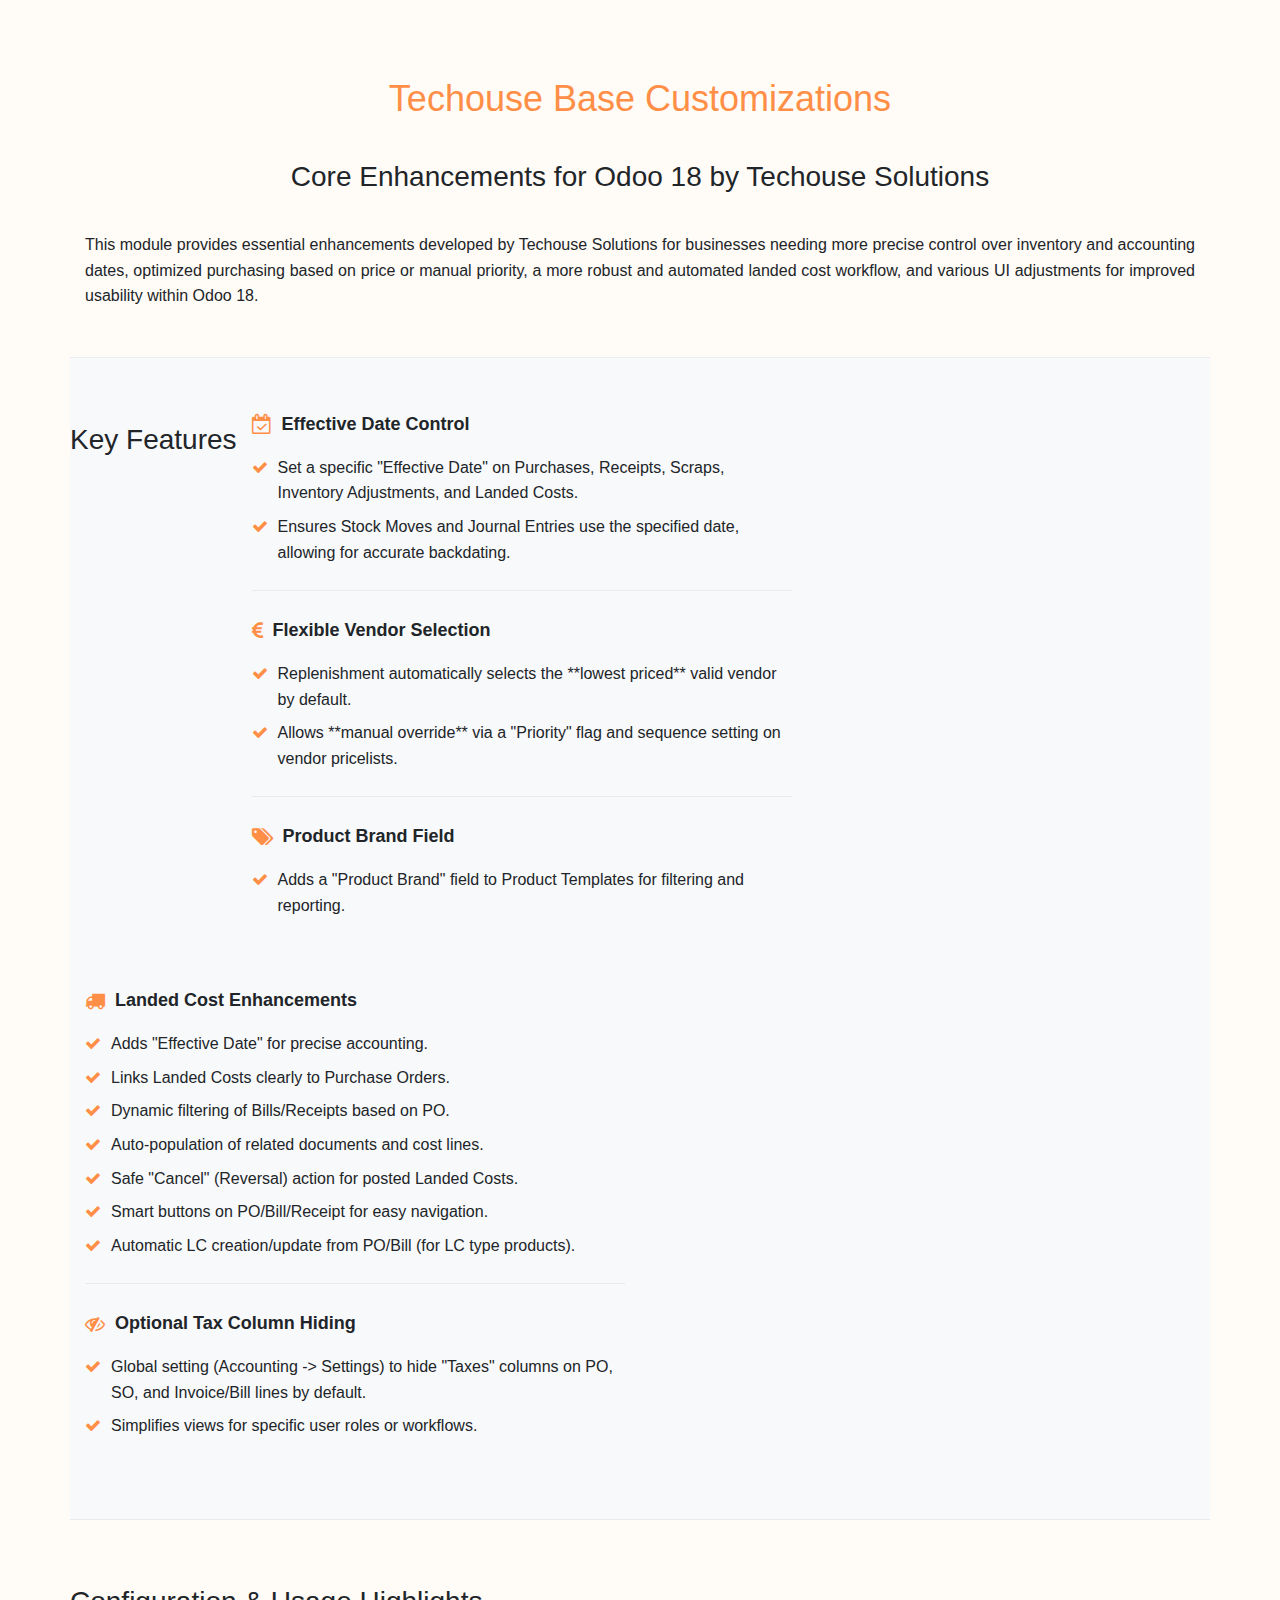
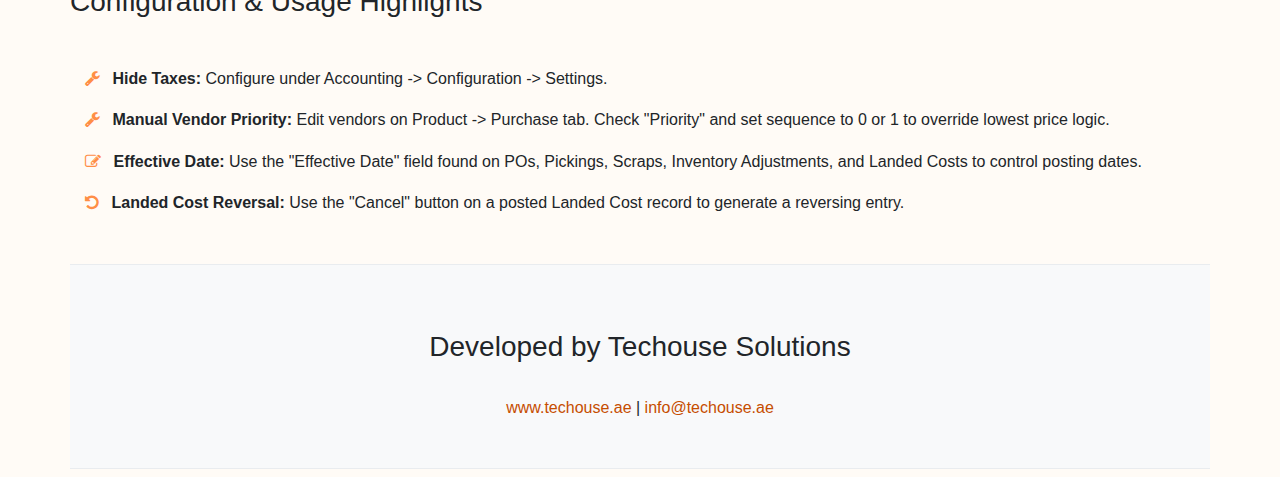
<file: ths_base/static/description/index.html>
<!DOCTYPE html>
<html lang="en">
<head>
    <meta charset="UTF-8">
    <meta name="viewport" content="width=device-width, initial-scale=1.0">
    <title>Techouse Base Customizations</title>
    <link rel="stylesheet" href="https://cdnjs.cloudflare.com/ajax/libs/font-awesome/4.7.0/css/font-awesome.min.css">

    <style>
        /* Techouse Theme Colors */
        :root {
            --techouse-primary: #FF8E46;
            --techouse-secondary: #FFDCC6;
            --techouse-text: #212529;
            --techouse-link: #c64d00;
            --techouse-bg: #FFFBF6;
            --techouse-dark-section-bg: #F8F9FA; /* Using neutral light grey */
            --techouse-border: #E9ECEF; /* Using neutral border */
        }

        /* Basic styles */
        body {
            font-family: 'Roboto', sans-serif; /* Consider adding a font link if needed */
            line-height: 1.6;
            color: var(--techouse-text);
            background-color: var(--techouse-bg); /* Set main background */
        }
        .oe_container { padding-right: 15px; padding-left: 15px; margin-right: auto; margin-left: auto; box-sizing: border-box; width: 100%; max-width: 1140px; }
        .oe_row { display: flex; flex-wrap: wrap; margin-right: -15px; margin-left: -15px; box-sizing: border-box; }
        .oe_spaced { padding-top: 32px; padding-bottom: 32px; }
        .oe_slogan { text-align: center; margin-bottom: 10px; font-size: 24px; color: var(--techouse-text); font-weight: 300; }
        h2.oe_slogan { font-size: 36px; margin-bottom: 20px; font-weight: 500; color: var(--techouse-primary); } /* Use primary for main slogan */
        h3.oe_slogan { font-size: 28px; margin-bottom: 25px; font-weight: 400; color: var(--techouse-text); }
        .oe_span12, .oe_span6 { position: relative; min-height: 1px; padding-right: 15px; padding-left: 15px; box-sizing: border-box; }
        .oe_span12 { width: 100%; }
        .oe_span6 { width: 50%; float: left; }
        .text-center { text-align: center; }
        .text-justify { text-align: justify; }
        .text-primary { color: var(--techouse-primary) !important; } /* Use primary color */
        .oe_mt16 { margin-top: 16px !important; }
        .oe_mt32 { margin-top: 32px !important; }
        .mb32 { margin-bottom: 32px !important; }
        .list-unstyled { padding-left: 0; list-style: none; }
        .list-unstyled li { margin-bottom: 8px; display: flex; align-items: flex-start; }
        .list-unstyled li .fa { margin-right: 10px; margin-top: 4px; color: var(--techouse-primary); } /* Use primary for icons */
        hr { margin-top: 25px; margin-bottom: 25px; border: 0; border-top: 1px solid var(--techouse-border); }
        .oe_row::after { content: ""; display: table; clear: both; }
        .oe_dark { background-color: var(--techouse-dark-section-bg); border-top: 1px solid var(--techouse-border); border-bottom: 1px solid var(--techouse-border); }
        .fa { margin-right: 8px; }
        a { color: var(--techouse-link); text-decoration: none; }
        a:hover { color: darken(var(--techouse-link), 10%); text-decoration: underline; } /* Basic darken effect */
        h4 { font-size: 18px; margin-top: 20px; margin-bottom: 10px; display: flex; align-items: center; color: var(--techouse-text); }
        h4 .fa { font-size: 20px; margin-right: 10px; color: var(--techouse-primary); } /* Use primary for heading icons */

        /* Responsive adjustments */
        @media (max-width: 768px) {
            .oe_span6 { width: 100%; float: none; margin-bottom: 20px; }
            h2.oe_slogan { font-size: 30px; }
            h3.oe_slogan { font-size: 24px; }
        }
    </style>
</head>
<body>
<section class="oe_container">
    <div class="oe_row oe_spaced">
        <div class="oe_span12 text-center">
            <h2 class="oe_slogan">Techouse Base Customizations</h2>
            <h3 class="oe_slogan">Core Enhancements for Odoo 18 by Techouse Solutions</h3>
            <p class="oe_mt32 text-justify">
                This module provides essential enhancements developed by Techouse Solutions for businesses needing more
                precise control over inventory and accounting dates, optimized purchasing based on price or manual
                priority, a more robust and automated landed cost workflow, and various UI adjustments for improved
                usability within Odoo 18.
            </p>
        </div>
    </div>
</section>

<section class="oe_container oe_dark">
    <div class="oe_row oe_spaced">
        <h3 class="oe_slogan" style="color: var(--techouse-text);">Key Features</h3>
        <div class="oe_span6 mt32 mb32">
            <h4><i class="fa fa-calendar-check-o"></i> Effective Date Control</h4>
            <ul class="list-unstyled">
                <li><i class="fa fa-check text-primary"></i> Set a specific "Effective Date" on Purchases, Receipts,
                    Scraps, Inventory Adjustments, and Landed Costs.
                </li>
                <li><i class="fa fa-check text-primary"></i> Ensures Stock Moves and Journal Entries use the specified
                    date, allowing for accurate backdating.
                </li>
            </ul>
            <hr/>
            <h4><i class="fa fa-eur"></i> Flexible Vendor Selection</h4>
            <ul class="list-unstyled">
                <li><i class="fa fa-check text-primary"></i> Replenishment automatically selects the **lowest priced**
                    valid vendor by default.
                </li>
                <li><i class="fa fa-check text-primary"></i> Allows **manual override** via a "Priority" flag and
                    sequence setting on vendor pricelists.
                </li>
            </ul>
            <hr/>
            <h4><i class="fa fa-tags"></i> Product Brand Field</h4>
            <ul class="list-unstyled">
                <li><i class="fa fa-check text-primary"></i> Adds a "Product Brand" field to Product Templates for
                    filtering and reporting.
                </li>
            </ul>
        </div>
        <div class="oe_span6 mt32 mb32">
            <h4><i class="fa fa-truck"></i> Landed Cost Enhancements</h4>
            <ul class="list-unstyled">
                <li><i class="fa fa-check text-primary"></i> Adds "Effective Date" for precise accounting.</li>
                <li><i class="fa fa-check text-primary"></i> Links Landed Costs clearly to Purchase Orders.</li>
                <li><i class="fa fa-check text-primary"></i> Dynamic filtering of Bills/Receipts based on PO.</li>
                <li><i class="fa fa-check text-primary"></i> Auto-population of related documents and cost lines.</li>
                <li><i class="fa fa-check text-primary"></i> Safe "Cancel" (Reversal) action for posted Landed Costs.
                </li>
                <li><i class="fa fa-check text-primary"></i> Smart buttons on PO/Bill/Receipt for easy navigation.</li>
                <li><i class="fa fa-check text-primary"></i> Automatic LC creation/update from PO/Bill (for LC type
                    products).
                </li>
            </ul>
            <hr/>
            <h4><i class="fa fa-eye-slash"></i> Optional Tax Column Hiding</h4>
            <ul class="list-unstyled">
                <li><i class="fa fa-check text-primary"></i> Global setting (Accounting -> Settings) to hide "Taxes"
                    columns on PO, SO, and Invoice/Bill lines by default.
                </li>
                <li><i class="fa fa-check text-primary"></i> Simplifies views for specific user roles or workflows.</li>
            </ul>
        </div>
    </div>
</section>

<section class="oe_container">
    <div class="oe_row oe_spaced">
        <h3 class="oe_slogan" style="color: var(--techouse-text);">Configuration & Usage Highlights</h3>
        <div class="oe_span12">
            <p class="oe_mt16">
                <i class="fa fa-wrench" style="color: var(--techouse-primary);"></i> <b>Hide Taxes:</b> Configure under
                Accounting -> Configuration -> Settings.
            </p>
            <p class="oe_mt16">
                <i class="fa fa-wrench" style="color: var(--techouse-primary);"></i> <b>Manual Vendor Priority:</b> Edit
                vendors on Product -> Purchase tab. Check "Priority" and set sequence to 0 or 1 to override lowest price
                logic.
            </p>
            <p class="oe_mt16">
                <i class="fa fa-pencil-square-o" style="color: var(--techouse-primary);"></i> <b>Effective Date:</b> Use
                the "Effective Date" field found on POs, Pickings, Scraps, Inventory Adjustments, and Landed Costs to
                control posting dates.
            </p>
            <p class="oe_mt16">
                <i class="fa fa-undo" style="color: var(--techouse-primary);"></i> <b>Landed Cost Reversal:</b> Use the
                "Cancel" button on a posted Landed Cost record to generate a reversing entry.
            </p>
        </div>
    </div>
</section>

<section class="oe_container oe_dark">
    <div class="oe_row oe_spaced">
        <div class="oe_span12 text-center">
            <h3 class="oe_slogan">Developed by Techouse Solutions</h3>
            <p>
                <a href="https://www.techouse.ae" target="_blank">www.techouse.ae</a> | <a
                    href="mailto:info@techouse.ae">info@techouse.ae</a>
            </p>
        </div>
    </div>
</section>
</body>
</html>
</file>
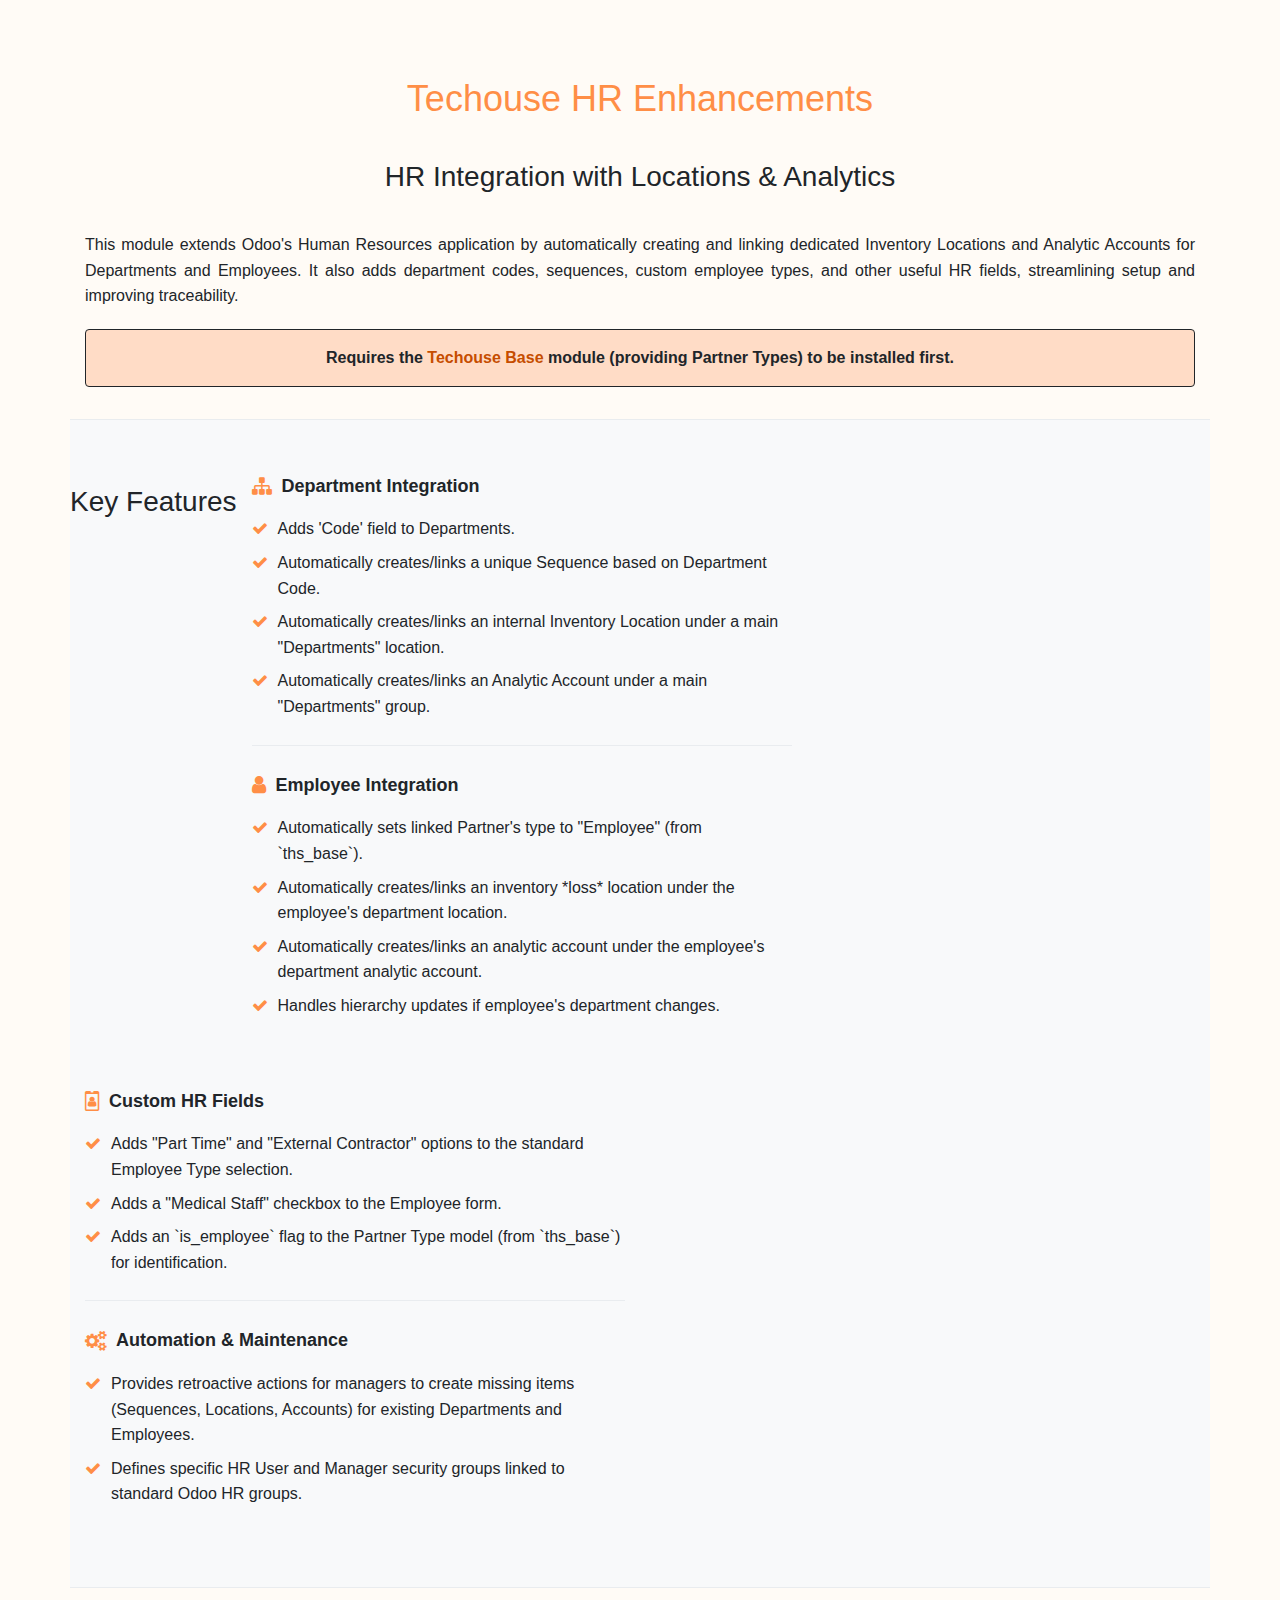
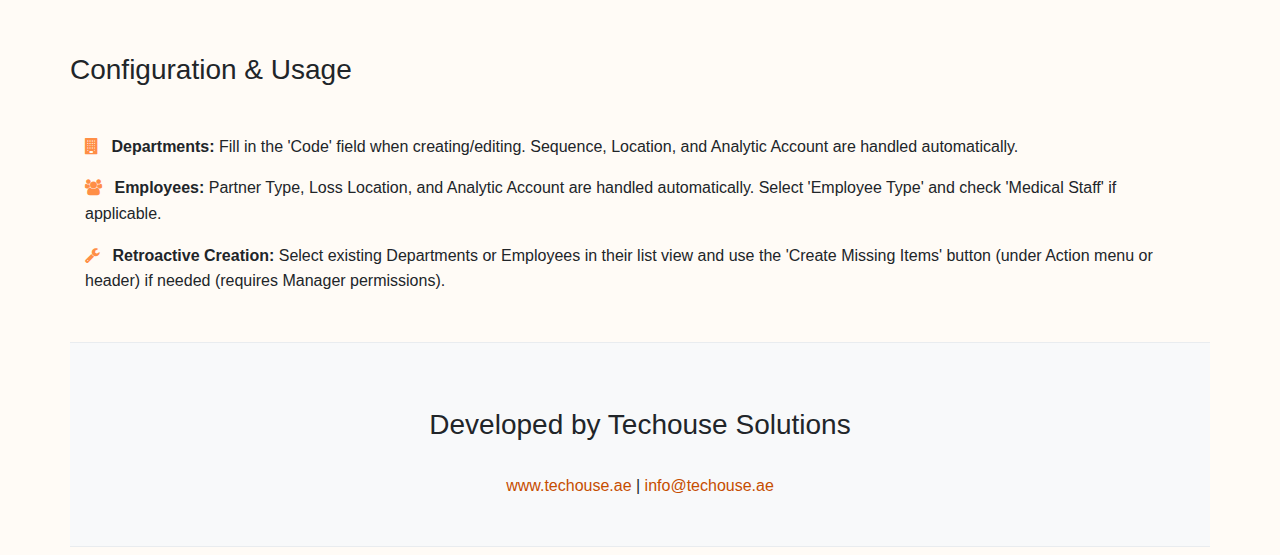
<file: ths_hr/static/description/index.html>
<!DOCTYPE html>
<html lang="en">
<head>
    <meta charset="UTF-8">
    <meta name="viewport" content="width=device-width, initial-scale=1.0">
    <title>Techouse HR Enhancements</title>
    <link rel="stylesheet" href="https://cdnjs.cloudflare.com/ajax/libs/font-awesome/4.7.0/css/font-awesome.min.css">

    <style>
        /* Techouse Theme Colors */
        :root {
            --techouse-primary: #FF8E46;
            --techouse-secondary: #FFDCC6;
            --techouse-text: #212529;
            --techouse-link: #c64d00;
            --techouse-bg: #FFFBF6;
            --techouse-dark-section-bg: #F8F9FA; /* Using neutral light grey */
            --techouse-border: #E9ECEF; /* Using neutral border */
        }

        /* Basic styles */
        body {
            font-family: 'Roboto', sans-serif; /* Consider adding a font link if needed */
            line-height: 1.6;
            color: var(--techouse-text);
            background-color: var(--techouse-bg); /* Set main background */
        }
        .oe_container { padding-right: 15px; padding-left: 15px; margin-right: auto; margin-left: auto; box-sizing: border-box; width: 100%; max-width: 1140px; }
        .oe_row { display: flex; flex-wrap: wrap; margin-right: -15px; margin-left: -15px; box-sizing: border-box; }
        .oe_spaced { padding-top: 32px; padding-bottom: 32px; }
        .oe_slogan { text-align: center; margin-bottom: 10px; font-size: 24px; color: var(--techouse-text); font-weight: 300; }
        h2.oe_slogan { font-size: 36px; margin-bottom: 20px; font-weight: 500; color: var(--techouse-primary); } /* Use primary for main slogan */
        h3.oe_slogan { font-size: 28px; margin-bottom: 25px; font-weight: 400; color: var(--techouse-text); }
        .oe_span12, .oe_span6 { position: relative; min-height: 1px; padding-right: 15px; padding-left: 15px; box-sizing: border-box; }
        .oe_span12 { width: 100%; }
        .oe_span6 { width: 50%; float: left; }
        .text-center { text-align: center; }
        .text-justify { text-align: justify; }
        .text-primary { color: var(--techouse-primary) !important; } /* Use primary color */
        .oe_mt16 { margin-top: 16px !important; }
        .oe_mt32 { margin-top: 32px !important; }
        .mb32 { margin-bottom: 32px !important; }
        .list-unstyled { padding-left: 0; list-style: none; }
        .list-unstyled li { margin-bottom: 8px; display: flex; align-items: flex-start; }
        .list-unstyled li .fa { margin-right: 10px; margin-top: 4px; color: var(--techouse-primary); } /* Use primary for icons */
        hr { margin-top: 25px; margin-bottom: 25px; border: 0; border-top: 1px solid var(--techouse-border); }
        .oe_row::after { content: ""; display: table; clear: both; }
        .oe_dark { background-color: var(--techouse-dark-section-bg); border-top: 1px solid var(--techouse-border); border-bottom: 1px solid var(--techouse-border); }
        .fa { margin-right: 8px; }
        a { color: var(--techouse-link); text-decoration: none; }
        a:hover { color: darken(var(--techouse-link), 10%); text-decoration: underline; } /* Basic darken effect */
        h4 { font-size: 18px; margin-top: 20px; margin-bottom: 10px; display: flex; align-items: center; color: var(--techouse-text); }
        h4 .fa { font-size: 20px; margin-right: 10px; color: var(--techouse-primary); } /* Use primary for heading icons */
        .alert { padding: 15px; margin-top: 20px; border: 1px solid transparent; border-radius: 4px; }
        .alert-warning { background-color: var(--techouse-secondary); border-color: darken(var(--techouse-secondary), 10%); color: var(--techouse-text); } /* Use secondary color for warning */

        /* Responsive adjustments */
        @media (max-width: 768px) {
            .oe_span6 { width: 100%; float: none; margin-bottom: 20px; }
            h2.oe_slogan { font-size: 30px; }
            h3.oe_slogan { font-size: 24px; }
        }
    </style>
</head>
<body>
<section class="oe_container">
    <div class="oe_row oe_spaced">
        <div class="oe_span12 text-center">
            <h2 class="oe_slogan">Techouse HR Enhancements</h2>
            <h3 class="oe_slogan">HR Integration with Locations & Analytics</h3>
            <p class="oe_mt32 text-justify">
                This module extends Odoo's Human Resources application by automatically creating and linking dedicated
                Inventory Locations and Analytic Accounts for Departments and Employees. It also adds department codes,
                sequences, custom employee types, and other useful HR fields, streamlining setup and improving
                traceability.
            </p>
            <div class="alert alert-warning">
                <strong>Requires the <a href="[LINK_TO_THS_BASE_IF_APPLICABLE]" target="_blank">Techouse Base</a> module
                    (providing Partner Types) to be installed first.</strong>
            </div>
        </div>
    </div>
</section>

<section class="oe_container oe_dark">
    <div class="oe_row oe_spaced">
        <h3 class="oe_slogan" style="color: var(--techouse-text);">Key Features</h3>
        <div class="oe_span6 mt32 mb32">
            <h4><i class="fa fa-sitemap"></i> Department Integration</h4>
            <ul class="list-unstyled">
                <li><i class="fa fa-check text-primary"></i> Adds 'Code' field to Departments.</li>
                <li><i class="fa fa-check text-primary"></i> Automatically creates/links a unique Sequence based on
                    Department Code.
                </li>
                <li><i class="fa fa-check text-primary"></i> Automatically creates/links an internal Inventory Location
                    under a main "Departments" location.
                </li>
                <li><i class="fa fa-check text-primary"></i> Automatically creates/links an Analytic Account under a
                    main "Departments" group.
                </li>
            </ul>
            <hr/>
            <h4><i class="fa fa-user"></i> Employee Integration</h4>
            <ul class="list-unstyled">
                <li><i class="fa fa-check text-primary"></i> Automatically sets linked Partner's type to "Employee"
                    (from `ths_base`).
                </li>
                <li><i class="fa fa-check text-primary"></i> Automatically creates/links an inventory *loss* location
                    under the employee's department location.
                </li>
                <li><i class="fa fa-check text-primary"></i> Automatically creates/links an analytic account under the
                    employee's department analytic account.
                </li>
                <li><i class="fa fa-check text-primary"></i> Handles hierarchy updates if employee's department changes.
                </li>
            </ul>

        </div>
        <div class="oe_span6 mt32 mb32">
            <h4><i class="fa fa-id-badge"></i> Custom HR Fields</h4>
            <ul class="list-unstyled">
                <li><i class="fa fa-check text-primary"></i> Adds "Part Time" and "External Contractor" options to the
                    standard Employee Type selection.
                </li>
                <li><i class="fa fa-check text-primary"></i> Adds a "Medical Staff" checkbox to the Employee form.</li>
                <li><i class="fa fa-check text-primary"></i> Adds an `is_employee` flag to the Partner Type model (from
                    `ths_base`) for identification.
                </li>
            </ul>
            <hr/>
            <h4><i class="fa fa-cogs"></i> Automation & Maintenance</h4>
            <ul class="list-unstyled">
                <li><i class="fa fa-check text-primary"></i> Provides retroactive actions for managers to create missing
                    items (Sequences, Locations, Accounts) for existing Departments and Employees.
                </li>
                <li><i class="fa fa-check text-primary"></i> Defines specific HR User and Manager security groups linked
                    to standard Odoo HR groups.
                </li>
            </ul>
        </div>
    </div>
</section>

<section class="oe_container">
    <div class="oe_row oe_spaced">
        <h3 class="oe_slogan" style="color: var(--techouse-text);">Configuration & Usage</h3>
        <div class="oe_span12">
            <p class="oe_mt16">
                <i class="fa fa-building" style="color: var(--techouse-primary);"></i> <b>Departments:</b> Fill in the
                'Code' field when creating/editing. Sequence, Location, and Analytic Account are handled automatically.
            </p>
            <p class="oe_mt16">
                <i class="fa fa-users" style="color: var(--techouse-primary);"></i> <b>Employees:</b> Partner Type, Loss
                Location, and Analytic Account are handled automatically. Select 'Employee Type' and check 'Medical
                Staff' if applicable.
            </p>
            <p class="oe_mt16">
                <i class="fa fa-wrench" style="color: var(--techouse-primary);"></i> <b>Retroactive Creation:</b> Select
                existing Departments or Employees in their list view and use the 'Create Missing Items' button (under
                Action menu or header) if needed (requires Manager permissions).
            </p>
        </div>
    </div>
</section>

<section class="oe_container oe_dark">
    <div class="oe_row oe_spaced">
        <div class="oe_span12 text-center">
            <h3 class="oe_slogan">Developed by Techouse Solutions</h3>
            <p>
                <a href="https://www.techouse.ae" target="_blank">www.techouse.ae</a> | <a
                    href="mailto:info@techouse.ae">info@techouse.ae</a>
            </p>
        </div>
    </div>
</section>
</body>
</html>
</file>
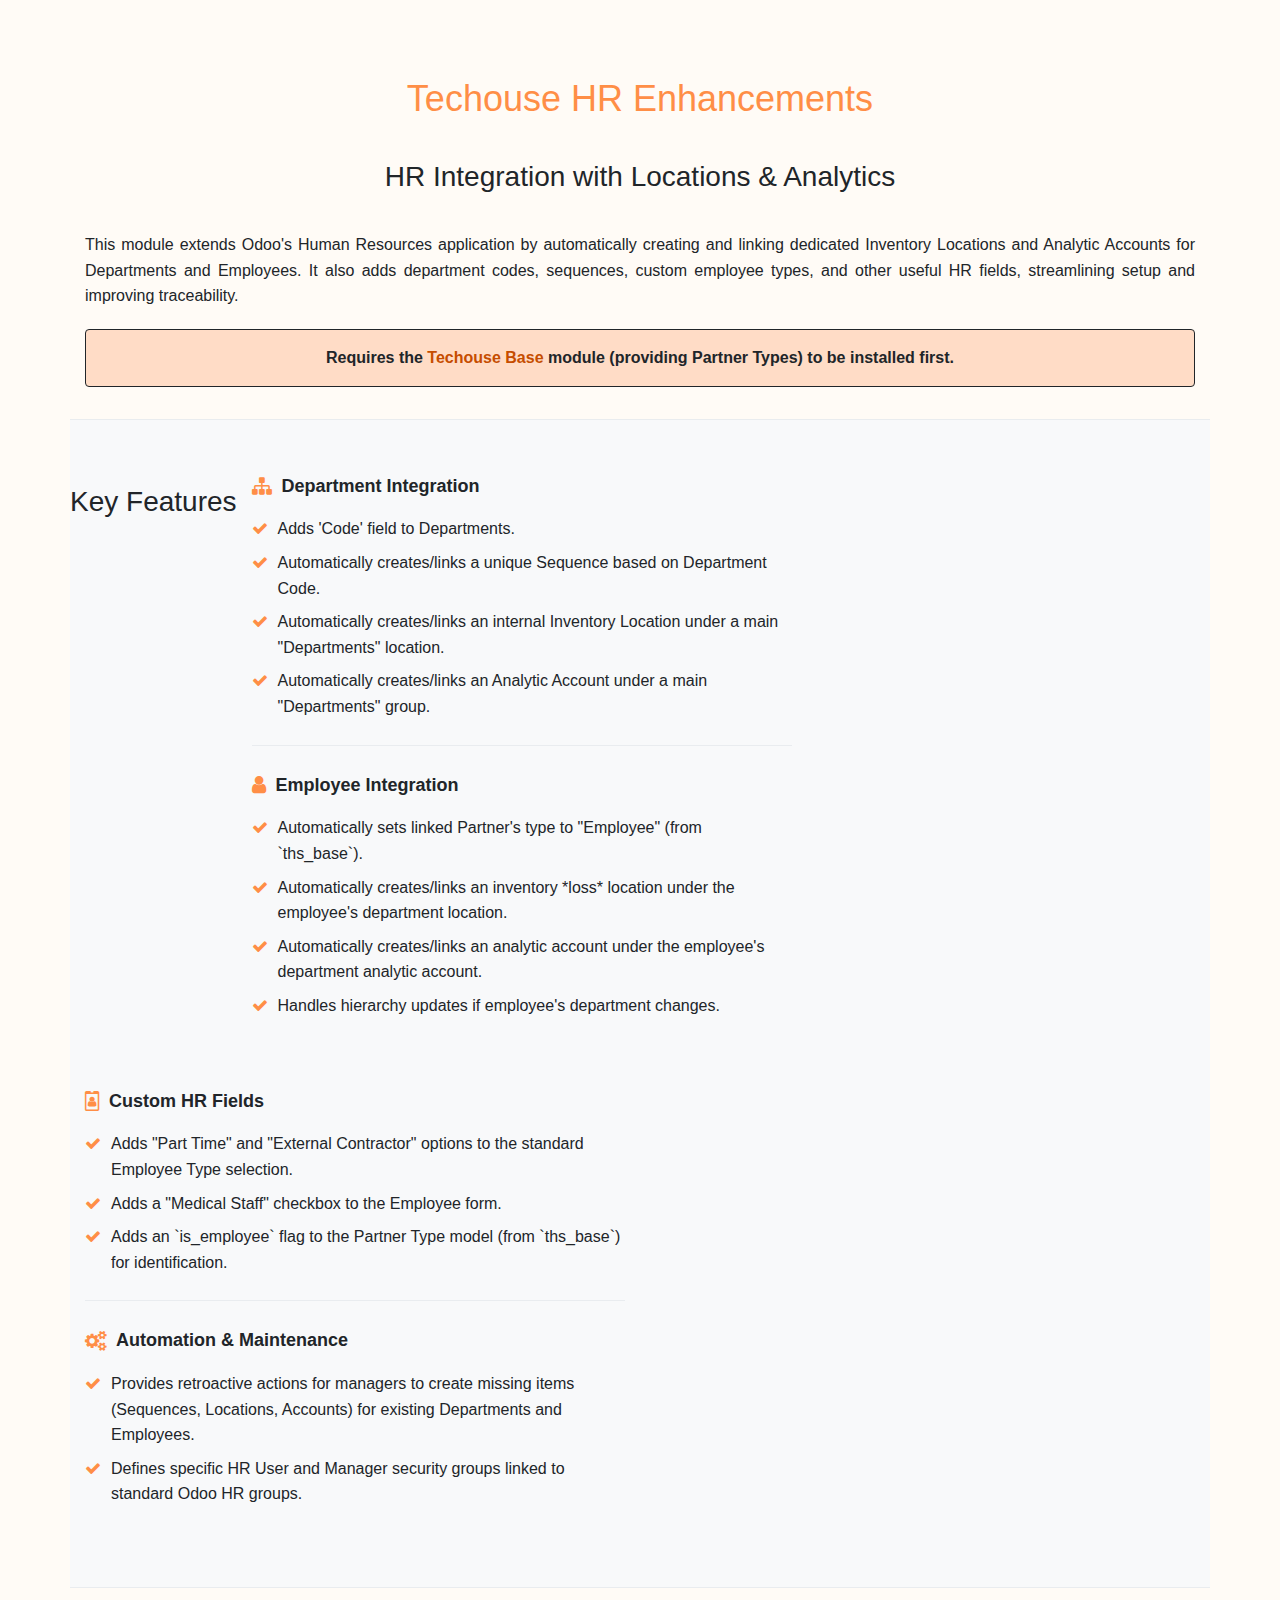
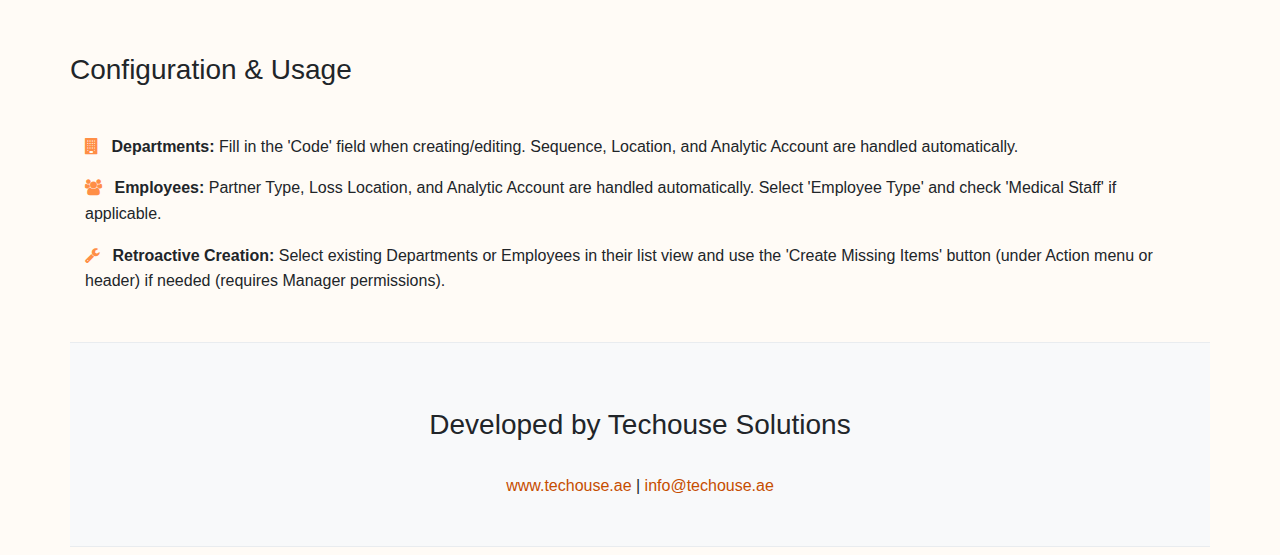
<file: ths_medical_base/static/description/index.html>
<!DOCTYPE html>
<html lang="en">
    <head>
        <meta charset="UTF-8">
        <meta name="viewport" content="width=device-width, initial-scale=1.0">
        <title>Techouse HR Enhancements</title>
        <link rel="stylesheet"
              href="https://cdnjs.cloudflare.com/ajax/libs/font-awesome/4.7.0/css/font-awesome.min.css">

        <style>
            /* Techouse Theme Colors */
            :root {
                --techouse-primary: #FF8E46;
                --techouse-secondary: #FFDCC6;
                --techouse-text: #212529;
                --techouse-link: #c64d00;
                --techouse-bg: #FFFBF6;
                --techouse-dark-section-bg: #F8F9FA; /* Using neutral light grey */
                --techouse-border: #E9ECEF; /* Using neutral border */
            }

            /* Basic styles */
            body {
                font-family: 'Roboto', sans-serif; /* Consider adding a font link if needed */
                line-height: 1.6;
                color: var(--techouse-text);
                background-color: var(--techouse-bg); /* Set main background */
            }

            .oe_container {
                padding-right: 15px;
                padding-left: 15px;
                margin-right: auto;
                margin-left: auto;
                box-sizing: border-box;
                width: 100%;
                max-width: 1140px;
            }

            .oe_row {
                display: flex;
                flex-wrap: wrap;
                margin-right: -15px;
                margin-left: -15px;
                box-sizing: border-box;
            }

            .oe_spaced {
                padding-top: 32px;
                padding-bottom: 32px;
            }

            .oe_slogan {
                text-align: center;
                margin-bottom: 10px;
                font-size: 24px;
                color: var(--techouse-text);
                font-weight: 300;
            }

            h2.oe_slogan {
                font-size: 36px;
                margin-bottom: 20px;
                font-weight: 500;
                color: var(--techouse-primary);
            }

            /* Use primary for main slogan */
            h3.oe_slogan {
                font-size: 28px;
                margin-bottom: 25px;
                font-weight: 400;
                color: var(--techouse-text);
            }

            .oe_span12, .oe_span6 {
                position: relative;
                min-height: 1px;
                padding-right: 15px;
                padding-left: 15px;
                box-sizing: border-box;
            }

            .oe_span12 {
                width: 100%;
            }

            .oe_span6 {
                width: 50%;
                float: left;
            }

            .text-center {
                text-align: center;
            }

            .text-justify {
                text-align: justify;
            }

            .text-primary {
                color: var(--techouse-primary) !important;
            }

            /* Use primary color */
            .oe_mt16 {
                margin-top: 16px !important;
            }

            .oe_mt32 {
                margin-top: 32px !important;
            }

            .mb32 {
                margin-bottom: 32px !important;
            }

            .list-unstyled {
                padding-left: 0;
                list-style: none;
            }

            .list-unstyled li {
                margin-bottom: 8px;
                display: flex;
                align-items: flex-start;
            }

            .list-unstyled li .fa {
                margin-right: 10px;
                margin-top: 4px;
                color: var(--techouse-primary);
            }

            /* Use primary for icons */
            hr {
                margin-top: 25px;
                margin-bottom: 25px;
                border: 0;
                border-top: 1px solid var(--techouse-border);
            }

            .oe_row::after {
                content: "";
                display: table;
                clear: both;
            }

            .oe_dark {
                background-color: var(--techouse-dark-section-bg);
                border-top: 1px solid var(--techouse-border);
                border-bottom: 1px solid var(--techouse-border);
            }

            .fa {
                margin-right: 8px;
            }

            a {
                color: var(--techouse-link);
                text-decoration: none;
            }

            a:hover {
                color: darken(var(--techouse-link), 10%);
                text-decoration: underline;
            }

            /* Basic darken effect */
            h4 {
                font-size: 18px;
                margin-top: 20px;
                margin-bottom: 10px;
                display: flex;
                align-items: center;
                color: var(--techouse-text);
            }

            h4 .fa {
                font-size: 20px;
                margin-right: 10px;
                color: var(--techouse-primary);
            }

            /* Use primary for heading icons */
            .alert {
                padding: 15px;
                margin-top: 20px;
                border: 1px solid transparent;
                border-radius: 4px;
            }

            .alert-warning {
                background-color: var(--techouse-secondary);
                border-color: darken(var(--techouse-secondary), 10%);
                color: var(--techouse-text);
            }

            /* Use secondary color for warning */

            /* Responsive adjustments */
            @media (max-width: 768px) {
                .oe_span6 {
                    width: 100%;
                    float: none;
                    margin-bottom: 20px;
                }

                h2.oe_slogan {
                    font-size: 30px;
                }

                h3.oe_slogan {
                    font-size: 24px;
                }
            }
        </style>
    </head>
    <body>
        <section class="oe_container">
            <div class="oe_row oe_spaced">
                <div class="oe_span12 text-center">
                    <h2 class="oe_slogan">Techouse HR Enhancements</h2>
                    <h3 class="oe_slogan">HR Integration with Locations & Analytics</h3>
                    <p class="oe_mt32 text-justify">
                        This module extends Odoo's Human Resources application by automatically creating and linking
                        dedicated
                        Inventory Locations and Analytic Accounts for Departments and Employees. It also adds department
                        codes,
                        sequences, custom employee types, and other useful HR fields, streamlining setup and improving
                        traceability.
                    </p>
                    <div class="alert alert-warning">
                        <strong>Requires the
                            <a href="[LINK_TO_THS_BASE_IF_APPLICABLE]" target="_blank">Techouse Base</a>
                            module
                            (providing Partner Types) to be installed first.
                        </strong>
                    </div>
                </div>
            </div>
        </section>

        <section class="oe_container oe_dark">
            <div class="oe_row oe_spaced">
                <h3 class="oe_slogan" style="color: var(--techouse-text);">Key Features</h3>
                <div class="oe_span6 mt32 mb32">
                    <h4>
                        <i class="fa fa-sitemap"></i>
                        Department Integration
                    </h4>
                    <ul class="list-unstyled">
                        <li>
                            <i class="fa fa-check text-primary"></i>
                            Adds 'Code' field to Departments.
                        </li>
                        <li>
                            <i class="fa fa-check text-primary"></i>
                            Automatically creates/links a unique Sequence based on
                            Department Code.
                        </li>
                        <li>
                            <i class="fa fa-check text-primary"></i>
                            Automatically creates/links an internal Inventory Location
                            under a main "Departments" location.
                        </li>
                        <li>
                            <i class="fa fa-check text-primary"></i>
                            Automatically creates/links an Analytic Account under a
                            main "Departments" group.
                        </li>
                    </ul>
                    <hr/>
                    <h4>
                        <i class="fa fa-user"></i>
                        Employee Integration
                    </h4>
                    <ul class="list-unstyled">
                        <li>
                            <i class="fa fa-check text-primary"></i>
                            Automatically sets linked Partner's type to "Employee"
                            (from `ths_base`).
                        </li>
                        <li>
                            <i class="fa fa-check text-primary"></i>
                            Automatically creates/links an inventory *loss* location
                            under the employee's department location.
                        </li>
                        <li>
                            <i class="fa fa-check text-primary"></i>
                            Automatically creates/links an analytic account under the
                            employee's department analytic account.
                        </li>
                        <li>
                            <i class="fa fa-check text-primary"></i>
                            Handles hierarchy updates if employee's department changes.
                        </li>
                    </ul>

                </div>
                <div class="oe_span6 mt32 mb32">
                    <h4>
                        <i class="fa fa-id-badge"></i>
                        Custom HR Fields
                    </h4>
                    <ul class="list-unstyled">
                        <li>
                            <i class="fa fa-check text-primary"></i>
                            Adds "Part Time" and "External Contractor" options to the
                            standard Employee Type selection.
                        </li>
                        <li>
                            <i class="fa fa-check text-primary"></i>
                            Adds a "Medical Staff" checkbox to the Employee form.
                        </li>
                        <li>
                            <i class="fa fa-check text-primary"></i>
                            Adds an `is_employee` flag to the Partner Type model (from
                            `ths_base`) for identification.
                        </li>
                    </ul>
                    <hr/>
                    <h4>
                        <i class="fa fa-cogs"></i>
                        Automation & Maintenance
                    </h4>
                    <ul class="list-unstyled">
                        <li>
                            <i class="fa fa-check text-primary"></i>
                            Provides retroactive actions for managers to create missing
                            items (Sequences, Locations, Accounts) for existing Departments and Employees.
                        </li>
                        <li>
                            <i class="fa fa-check text-primary"></i>
                            Defines specific HR User and Manager security groups linked
                            to standard Odoo HR groups.
                        </li>
                    </ul>
                </div>
            </div>
        </section>

        <section class="oe_container">
            <div class="oe_row oe_spaced">
                <h3 class="oe_slogan" style="color: var(--techouse-text);">Configuration & Usage</h3>
                <div class="oe_span12">
                    <p class="oe_mt16">
                        <i class="fa fa-building" style="color: var(--techouse-primary);"></i>
                        <b>Departments:</b>
                        Fill in the
                        'Code' field when creating/editing. Sequence, Location, and Analytic Account are handled
                        automatically.
                    </p>
                    <p class="oe_mt16">
                        <i class="fa fa-users" style="color: var(--techouse-primary);"></i>
                        <b>Employees:</b>
                        Partner Type, Loss
                        Location, and Analytic Account are handled automatically. Select 'Employee Type' and check
                        'Medical
                        Staff' if applicable.
                    </p>
                    <p class="oe_mt16">
                        <i class="fa fa-wrench" style="color: var(--techouse-primary);"></i>
                        <b>Retroactive Creation:</b>
                        Select
                        existing Departments or Employees in their list view and use the 'Create Missing Items' button
                        (under
                        Action menu or header) if needed (requires Manager permissions).
                    </p>
                </div>
            </div>
        </section>

        <section class="oe_container oe_dark">
            <div class="oe_row oe_spaced">
                <div class="oe_span12 text-center">
                    <h3 class="oe_slogan">Developed by Techouse Solutions</h3>
                    <p>
                        <a href="https://www.techouse.ae" target="_blank">www.techouse.ae</a>
                        |
                        <a
                                href="mailto:info@techouse.ae">info@techouse.ae
                        </a>
                    </p>
                </div>
            </div>
        </section>
    </body>
</html>
</file>
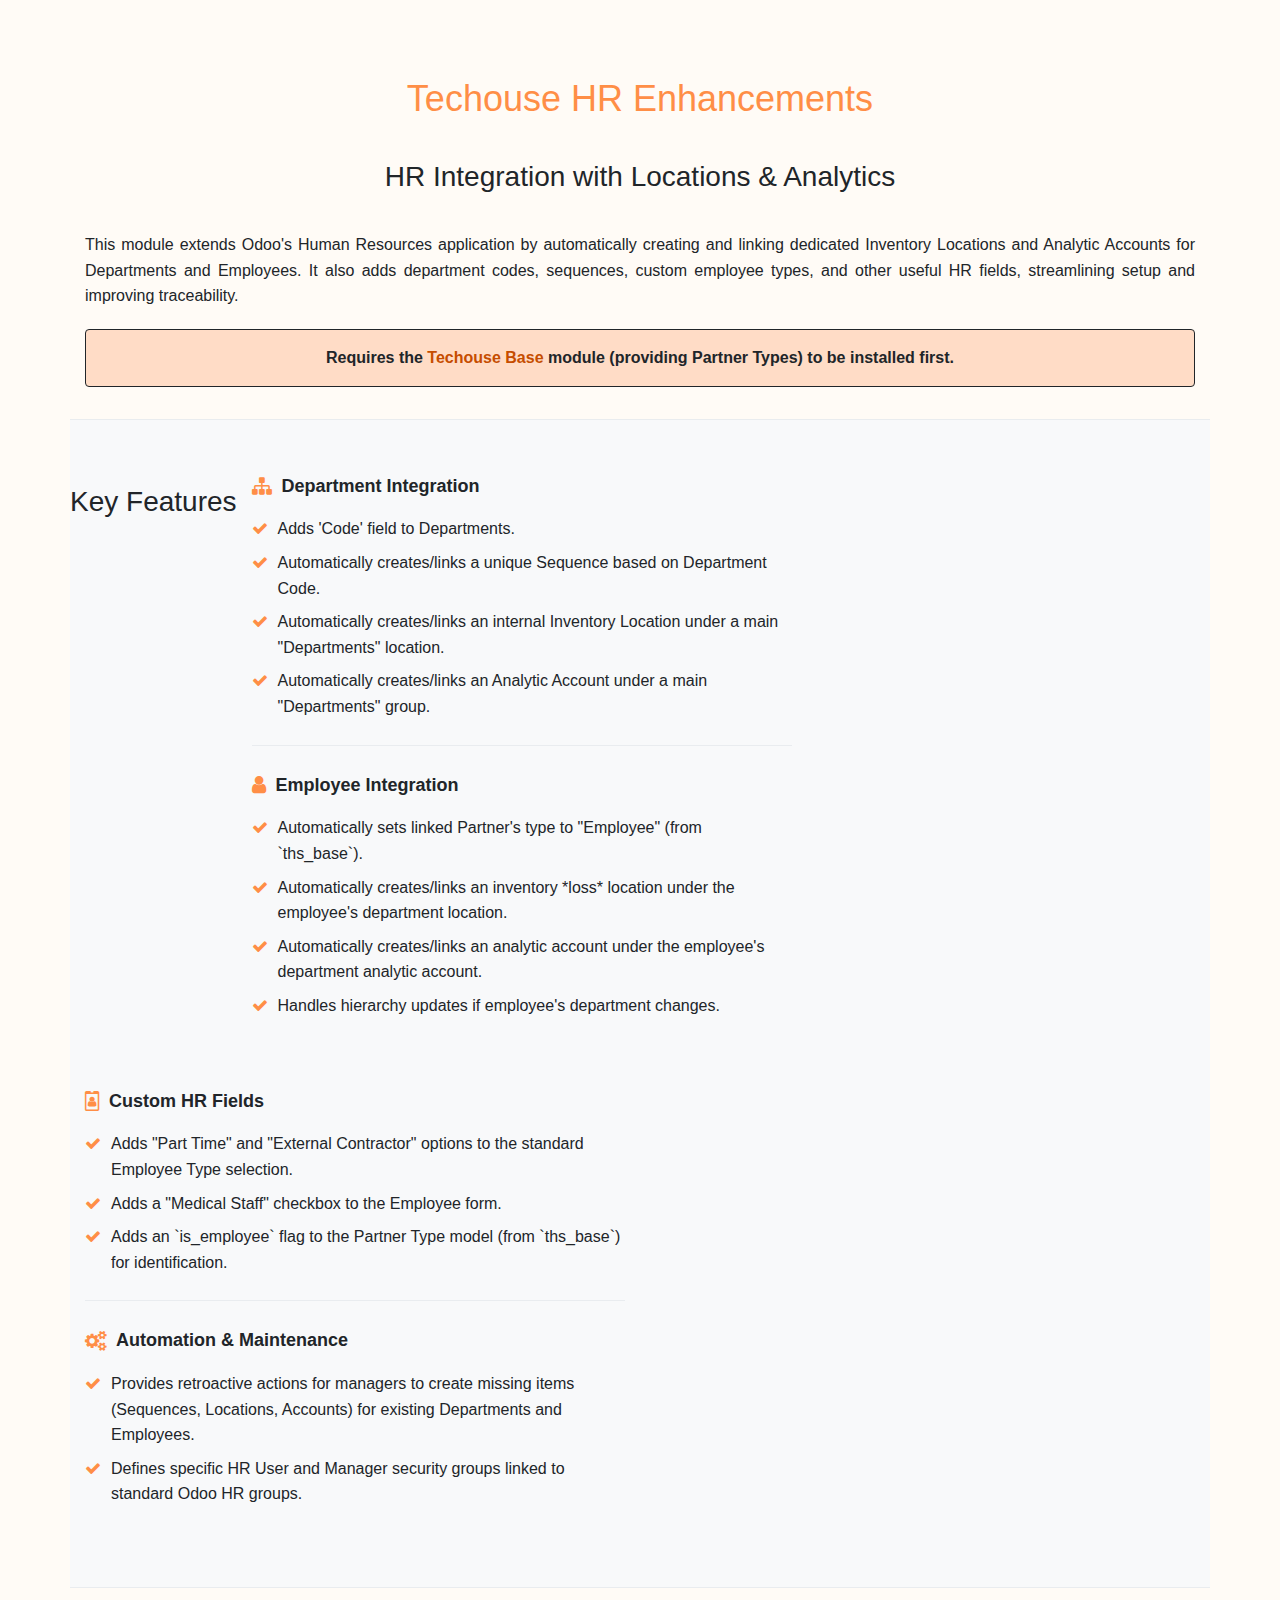
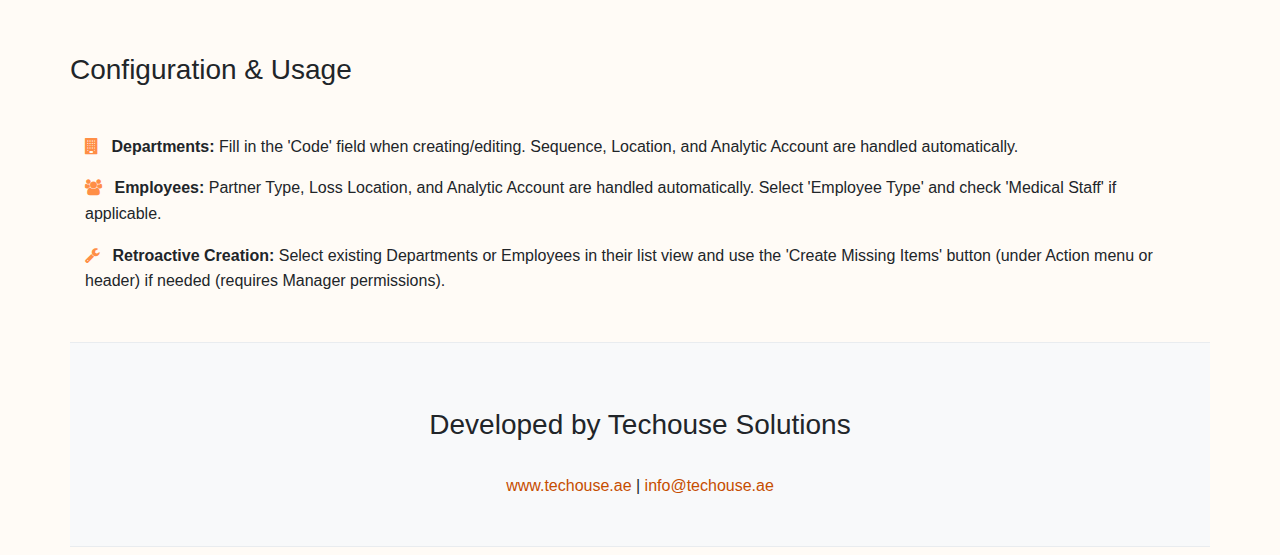
<file: ths_medical_vet/static/description/index.html>
<!DOCTYPE html>
<html lang="en">
    <head>
        <meta charset="UTF-8">
        <meta name="viewport" content="width=device-width, initial-scale=1.0">
        <title>Techouse HR Enhancements</title>
        <link rel="stylesheet"
              href="https://cdnjs.cloudflare.com/ajax/libs/font-awesome/4.7.0/css/font-awesome.min.css">

        <style>
            /* Techouse Theme Colors */
            :root {
                --techouse-primary: #FF8E46;
                --techouse-secondary: #FFDCC6;
                --techouse-text: #212529;
                --techouse-link: #c64d00;
                --techouse-bg: #FFFBF6;
                --techouse-dark-section-bg: #F8F9FA; /* Using neutral light grey */
                --techouse-border: #E9ECEF; /* Using neutral border */
            }

            /* Basic styles */
            body {
                font-family: 'Roboto', sans-serif; /* Consider adding a font link if needed */
                line-height: 1.6;
                color: var(--techouse-text);
                background-color: var(--techouse-bg); /* Set main background */
            }
            .oe_container { padding-right: 15px; padding-left: 15px; margin-right: auto; margin-left: auto; box-sizing: border-box; width: 100%; max-width: 1140px; }
            .oe_row { display: flex; flex-wrap: wrap; margin-right: -15px; margin-left: -15px; box-sizing: border-box; }
            .oe_spaced { padding-top: 32px; padding-bottom: 32px; }
            .oe_slogan { text-align: center; margin-bottom: 10px; font-size: 24px; color: var(--techouse-text); font-weight: 300; }
            h2.oe_slogan { font-size: 36px; margin-bottom: 20px; font-weight: 500; color: var(--techouse-primary); } /* Use primary for main slogan */
            h3.oe_slogan { font-size: 28px; margin-bottom: 25px; font-weight: 400; color: var(--techouse-text); }
            .oe_span12, .oe_span6 { position: relative; min-height: 1px; padding-right: 15px; padding-left: 15px; box-sizing: border-box; }
            .oe_span12 { width: 100%; }
            .oe_span6 { width: 50%; float: left; }
            .text-center { text-align: center; }
            .text-justify { text-align: justify; }
            .text-primary { color: var(--techouse-primary) !important; } /* Use primary color */
            .oe_mt16 { margin-top: 16px !important; }
            .oe_mt32 { margin-top: 32px !important; }
            .mb32 { margin-bottom: 32px !important; }
            .list-unstyled { padding-left: 0; list-style: none; }
            .list-unstyled li { margin-bottom: 8px; display: flex; align-items: flex-start; }
            .list-unstyled li .fa { margin-right: 10px; margin-top: 4px; color: var(--techouse-primary); } /* Use primary for icons */
            hr { margin-top: 25px; margin-bottom: 25px; border: 0; border-top: 1px solid var(--techouse-border); }
            .oe_row::after { content: ""; display: table; clear: both; }
            .oe_dark { background-color: var(--techouse-dark-section-bg); border-top: 1px solid var(--techouse-border); border-bottom: 1px solid var(--techouse-border); }
            .fa { margin-right: 8px; }
            a { color: var(--techouse-link); text-decoration: none; }
            a:hover { color: darken(var(--techouse-link), 10%); text-decoration: underline; } /* Basic darken effect */
            h4 { font-size: 18px; margin-top: 20px; margin-bottom: 10px; display: flex; align-items: center; color: var(--techouse-text); }
            h4 .fa { font-size: 20px; margin-right: 10px; color: var(--techouse-primary); } /* Use primary for heading icons */
            .alert { padding: 15px; margin-top: 20px; border: 1px solid transparent; border-radius: 4px; }
            .alert-warning { background-color: var(--techouse-secondary); border-color: darken(var(--techouse-secondary), 10%); color: var(--techouse-text); } /* Use secondary color for warning */

            /* Responsive adjustments */
            @media (max-width: 768px) {
                .oe_span6 { width: 100%; float: none; margin-bottom: 20px; }
                h2.oe_slogan { font-size: 30px; }
                h3.oe_slogan { font-size: 24px; }
            }
        </style>
    </head>
    <body>
        <section class="oe_container">
            <div class="oe_row oe_spaced">
                <div class="oe_span12 text-center">
                    <h2 class="oe_slogan">Techouse HR Enhancements</h2>
                    <h3 class="oe_slogan">HR Integration with Locations & Analytics</h3>
                    <p class="oe_mt32 text-justify">
                        This module extends Odoo's Human Resources application by automatically creating and linking
                        dedicated
                        Inventory Locations and Analytic Accounts for Departments and Employees. It also adds department
                        codes,
                        sequences, custom employee types, and other useful HR fields, streamlining setup and improving
                        traceability.
                    </p>
                    <div class="alert alert-warning">
                        <strong>Requires the
                            <a href="[LINK_TO_THS_BASE_IF_APPLICABLE]" target="_blank">Techouse Base</a>
                            module
                            (providing Partner Types) to be installed first.
                        </strong>
                    </div>
                </div>
            </div>
        </section>

        <section class="oe_container oe_dark">
            <div class="oe_row oe_spaced">
                <h3 class="oe_slogan" style="color: var(--techouse-text);">Key Features</h3>
                <div class="oe_span6 mt32 mb32">
                    <h4>
                        <i class="fa fa-sitemap"></i>
                        Department Integration
                    </h4>
                    <ul class="list-unstyled">
                        <li>
                            <i class="fa fa-check text-primary"></i>
                            Adds 'Code' field to Departments.
                        </li>
                        <li>
                            <i class="fa fa-check text-primary"></i>
                            Automatically creates/links a unique Sequence based on
                            Department Code.
                        </li>
                        <li>
                            <i class="fa fa-check text-primary"></i>
                            Automatically creates/links an internal Inventory Location
                            under a main "Departments" location.
                        </li>
                        <li>
                            <i class="fa fa-check text-primary"></i>
                            Automatically creates/links an Analytic Account under a
                            main "Departments" group.
                        </li>
                    </ul>
                    <hr/>
                    <h4>
                        <i class="fa fa-user"></i>
                        Employee Integration
                    </h4>
                    <ul class="list-unstyled">
                        <li>
                            <i class="fa fa-check text-primary"></i>
                            Automatically sets linked Partner's type to "Employee"
                            (from `ths_base`).
                        </li>
                        <li>
                            <i class="fa fa-check text-primary"></i>
                            Automatically creates/links an inventory *loss* location
                            under the employee's department location.
                        </li>
                        <li>
                            <i class="fa fa-check text-primary"></i>
                            Automatically creates/links an analytic account under the
                            employee's department analytic account.
                        </li>
                        <li>
                            <i class="fa fa-check text-primary"></i>
                            Handles hierarchy updates if employee's department changes.
                        </li>
                    </ul>

                </div>
                <div class="oe_span6 mt32 mb32">
                    <h4>
                        <i class="fa fa-id-badge"></i>
                        Custom HR Fields
                    </h4>
                    <ul class="list-unstyled">
                        <li>
                            <i class="fa fa-check text-primary"></i>
                            Adds "Part Time" and "External Contractor" options to the
                            standard Employee Type selection.
                        </li>
                        <li>
                            <i class="fa fa-check text-primary"></i>
                            Adds a "Medical Staff" checkbox to the Employee form.
                        </li>
                        <li>
                            <i class="fa fa-check text-primary"></i>
                            Adds an `is_employee` flag to the Partner Type model (from
                            `ths_base`) for identification.
                        </li>
                    </ul>
                    <hr/>
                    <h4>
                        <i class="fa fa-cogs"></i>
                        Automation & Maintenance
                    </h4>
                    <ul class="list-unstyled">
                        <li>
                            <i class="fa fa-check text-primary"></i>
                            Provides retroactive actions for managers to create missing
                            items (Sequences, Locations, Accounts) for existing Departments and Employees.
                        </li>
                        <li>
                            <i class="fa fa-check text-primary"></i>
                            Defines specific HR User and Manager security groups linked
                            to standard Odoo HR groups.
                        </li>
                    </ul>
                </div>
            </div>
        </section>

        <section class="oe_container">
            <div class="oe_row oe_spaced">
                <h3 class="oe_slogan" style="color: var(--techouse-text);">Configuration & Usage</h3>
                <div class="oe_span12">
                    <p class="oe_mt16">
                        <i class="fa fa-building" style="color: var(--techouse-primary);"></i>
                        <b>Departments:</b>
                        Fill in the
                        'Code' field when creating/editing. Sequence, Location, and Analytic Account are handled
                        automatically.
                    </p>
                    <p class="oe_mt16">
                        <i class="fa fa-users" style="color: var(--techouse-primary);"></i>
                        <b>Employees:</b>
                        Partner Type, Loss
                        Location, and Analytic Account are handled automatically. Select 'Employee Type' and check
                        'Medical
                        Staff' if applicable.
                    </p>
                    <p class="oe_mt16">
                        <i class="fa fa-wrench" style="color: var(--techouse-primary);"></i>
                        <b>Retroactive Creation:</b>
                        Select
                        existing Departments or Employees in their list view and use the 'Create Missing Items' button
                        (under
                        Action menu or header) if needed (requires Manager permissions).
                    </p>
                </div>
            </div>
        </section>

        <section class="oe_container oe_dark">
            <div class="oe_row oe_spaced">
                <div class="oe_span12 text-center">
                    <h3 class="oe_slogan">Developed by Techouse Solutions</h3>
                    <p>
                        <a href="https://www.techouse.ae" target="_blank">www.techouse.ae</a>
                        |
                        <a
                                href="mailto:info@techouse.ae">info@techouse.ae
                        </a>
                    </p>
                </div>
            </div>
        </section>
    </body>
</html>
</file>
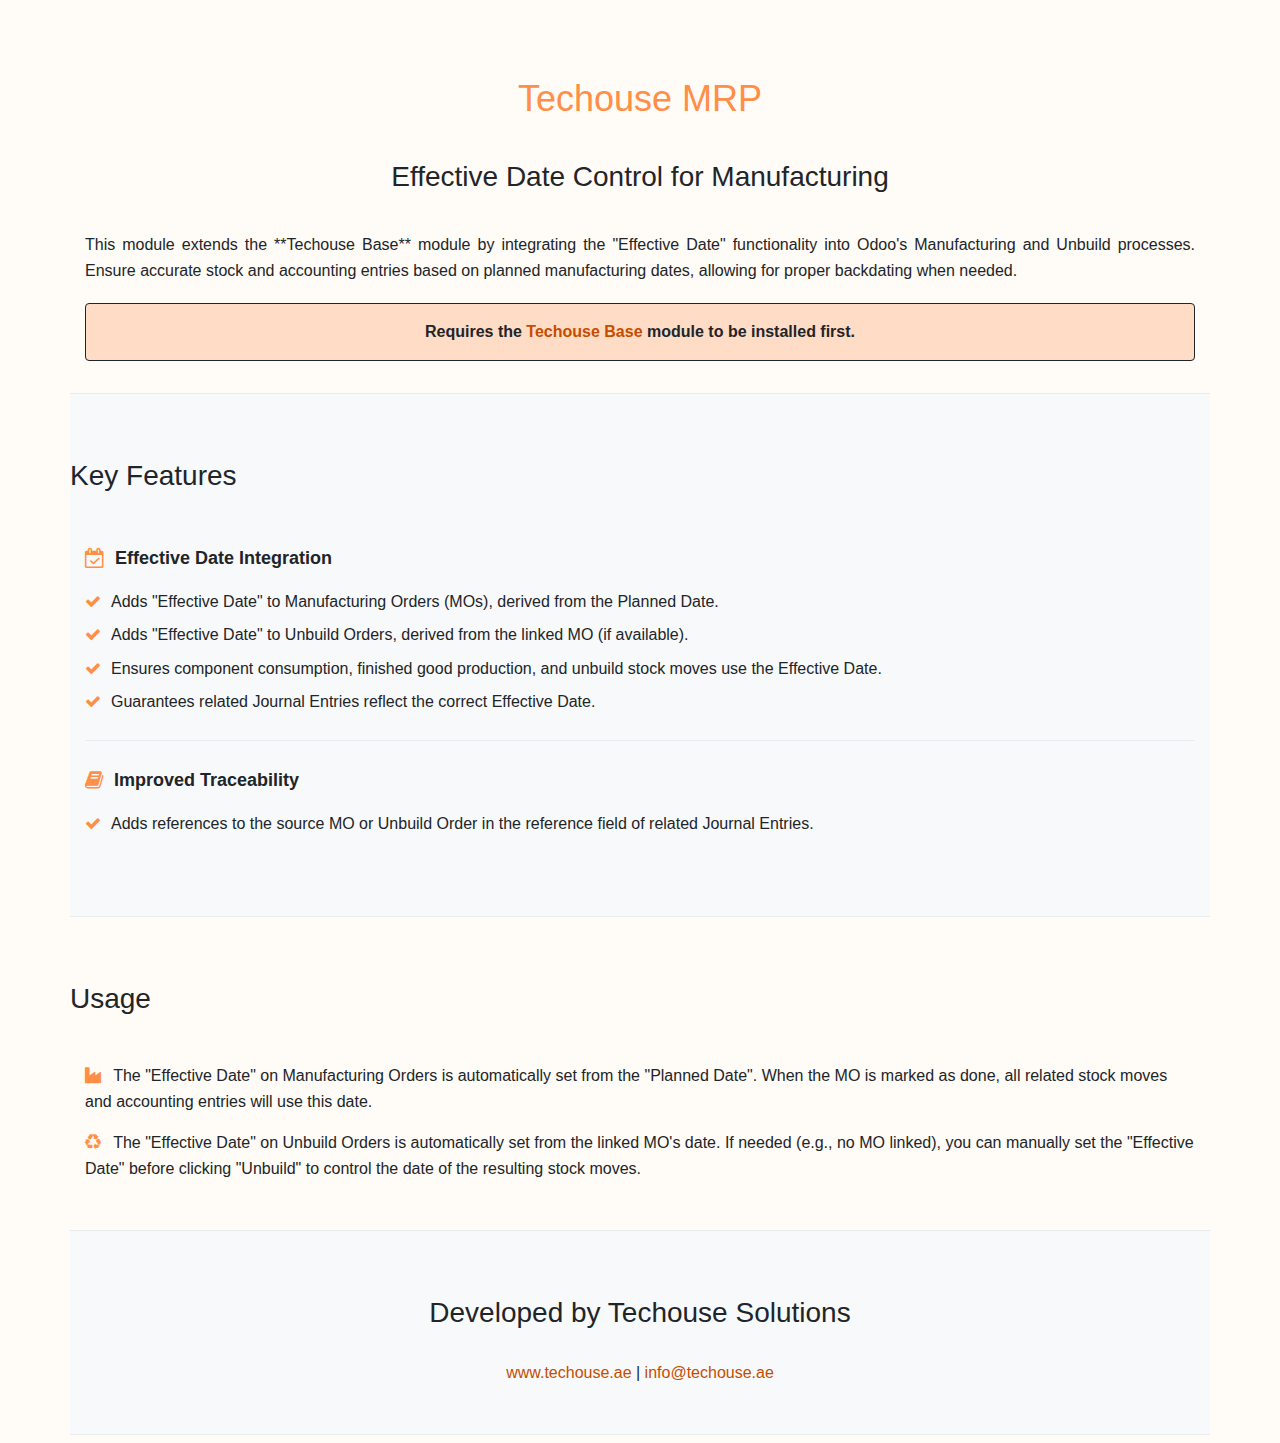
<file: ths_mrp/static/description/index.html>
<!DOCTYPE html>
<html lang="en">
<head>
    <meta charset="UTF-8">
    <meta name="viewport" content="width=device-width, initial-scale=1.0">
    <title>Techouse MRP Customizations</title>
    <link rel="stylesheet" href="https://cdnjs.cloudflare.com/ajax/libs/font-awesome/4.7.0/css/font-awesome.min.css">

    <style>
        /* Techouse Theme Colors */
        :root {
            --techouse-primary: #FF8E46;
            --techouse-secondary: #FFDCC6;
            --techouse-text: #212529;
            --techouse-link: #c64d00;
            --techouse-bg: #FFFBF6;
            --techouse-dark-section-bg: #F8F9FA; /* Using neutral light grey */
            --techouse-border: #E9ECEF; /* Using neutral border */
        }

        /* Basic styles */
        body {
            font-family: 'Roboto', sans-serif; /* Consider adding a font link if needed */
            line-height: 1.6;
            color: var(--techouse-text);
            background-color: var(--techouse-bg); /* Set main background */
        }
        .oe_container { padding-right: 15px; padding-left: 15px; margin-right: auto; margin-left: auto; box-sizing: border-box; width: 100%; max-width: 1140px; }
        .oe_row { display: flex; flex-wrap: wrap; margin-right: -15px; margin-left: -15px; box-sizing: border-box; }
        .oe_spaced { padding-top: 32px; padding-bottom: 32px; }
        .oe_slogan { text-align: center; margin-bottom: 10px; font-size: 24px; color: var(--techouse-text); font-weight: 300; }
        h2.oe_slogan { font-size: 36px; margin-bottom: 20px; font-weight: 500; color: var(--techouse-primary); } /* Use primary for main slogan */
        h3.oe_slogan { font-size: 28px; margin-bottom: 25px; font-weight: 400; color: var(--techouse-text); }
        .oe_span12, .oe_span6 { position: relative; min-height: 1px; padding-right: 15px; padding-left: 15px; box-sizing: border-box; }
        .oe_span12 { width: 100%; }
        .oe_span6 { width: 50%; float: left; }
        .text-center { text-align: center; }
        .text-justify { text-align: justify; }
        .text-primary { color: var(--techouse-primary) !important; } /* Use primary color */
        .oe_mt16 { margin-top: 16px !important; }
        .oe_mt32 { margin-top: 32px !important; }
        .mb32 { margin-bottom: 32px !important; }
        .list-unstyled { padding-left: 0; list-style: none; }
        .list-unstyled li { margin-bottom: 8px; display: flex; align-items: flex-start; }
        .list-unstyled li .fa { margin-right: 10px; margin-top: 4px; color: var(--techouse-primary); } /* Use primary for icons */
        hr { margin-top: 25px; margin-bottom: 25px; border: 0; border-top: 1px solid var(--techouse-border); }
        .oe_row::after { content: ""; display: table; clear: both; }
        .oe_dark { background-color: var(--techouse-dark-section-bg); border-top: 1px solid var(--techouse-border); border-bottom: 1px solid var(--techouse-border); }
        .fa { margin-right: 8px; }
        a { color: var(--techouse-link); text-decoration: none; }
        a:hover { color: darken(var(--techouse-link), 10%); text-decoration: underline; } /* Basic darken effect */
        h4 { font-size: 18px; margin-top: 20px; margin-bottom: 10px; display: flex; align-items: center; color: var(--techouse-text); }
        h4 .fa { font-size: 20px; margin-right: 10px; color: var(--techouse-primary); } /* Use primary for heading icons */
        .alert { padding: 15px; margin-top: 20px; border: 1px solid transparent; border-radius: 4px; }
        .alert-warning { background-color: var(--techouse-secondary); border-color: darken(var(--techouse-secondary), 10%); color: var(--techouse-text); } /* Use secondary color for warning */

        /* Responsive adjustments */
        @media (max-width: 768px) {
            .oe_span6 { width: 100%; float: none; margin-bottom: 20px; }
            h2.oe_slogan { font-size: 30px; }
            h3.oe_slogan { font-size: 24px; }
        }
    </style>
</head>
<body>
<section class="oe_container">
    <div class="oe_row oe_spaced">
        <div class="oe_span12 text-center">
            <h2 class="oe_slogan">Techouse MRP</h2>
            <h3 class="oe_slogan">Effective Date Control for Manufacturing</h3>
            <p class="oe_mt32 text-justify">
                This module extends the **Techouse Base** module by integrating the "Effective Date" functionality into
                Odoo's Manufacturing and Unbuild processes. Ensure accurate stock and accounting entries based on
                planned manufacturing dates, allowing for proper backdating when needed.
            </p>
            <div class="alert alert-warning">
                <strong>Requires the <a href="[LINK_TO_THS_BASE_IF_APPLICABLE]" target="_blank">Techouse Base</a> module
                    to be installed first.</strong>
            </div>
        </div>
    </div>
</section>

<section class="oe_container oe_dark">
    <div class="oe_row oe_spaced">
        <h3 class="oe_slogan" style="color: var(--techouse-text);">Key Features</h3>
        <div class="oe_span12 mt32 mb32">
            <h4><i class="fa fa-calendar-check-o"></i> Effective Date Integration</h4>
            <ul class="list-unstyled">
                <li><i class="fa fa-check text-primary"></i> Adds "Effective Date" to Manufacturing Orders (MOs),
                    derived from the Planned Date.
                </li>
                <li><i class="fa fa-check text-primary"></i> Adds "Effective Date" to Unbuild Orders, derived from the
                    linked MO (if available).
                </li>
                <li><i class="fa fa-check text-primary"></i> Ensures component consumption, finished good production,
                    and unbuild stock moves use the Effective Date.
                </li>
                <li><i class="fa fa-check text-primary"></i> Guarantees related Journal Entries reflect the correct
                    Effective Date.
                </li>
            </ul>
            <hr/>
            <h4><i class="fa fa-book"></i> Improved Traceability</h4>
            <ul class="list-unstyled">
                <li><i class="fa fa-check text-primary"></i> Adds references to the source MO or Unbuild Order in the
                    reference field of related Journal Entries.
                </li>
            </ul>
        </div>
    </div>
</section>

<section class="oe_container">
    <div class="oe_row oe_spaced">
        <h3 class="oe_slogan" style="color: var(--techouse-text);">Usage</h3>
        <div class="oe_span12">
            <p class="oe_mt16">
                <i class="fa fa-industry" style="color: var(--techouse-primary);"></i> The "Effective Date" on
                Manufacturing Orders is automatically set from the "Planned Date". When the MO is marked as done, all
                related stock moves and accounting entries will use this date.
            </p>
            <p class="oe_mt16">
                <i class="fa fa-recycle" style="color: var(--techouse-primary);"></i> The "Effective Date" on Unbuild
                Orders is automatically set from the linked MO's date. If needed (e.g., no MO linked), you can manually
                set the "Effective Date" before clicking "Unbuild" to control the date of the resulting stock moves.
            </p>
        </div>
    </div>
</section>

<section class="oe_container oe_dark">
    <div class="oe_row oe_spaced">
        <div class="oe_span12 text-center">
            <h3 class="oe_slogan">Developed by Techouse Solutions</h3>
            <p>
                <a href="https://www.techouse.ae" target="_blank">www.techouse.ae</a> | <a
                    href="mailto:info@techouse.ae">info@techouse.ae</a>
            </p>
        </div>
    </div>
</section>
</body>
</html>
</file>
